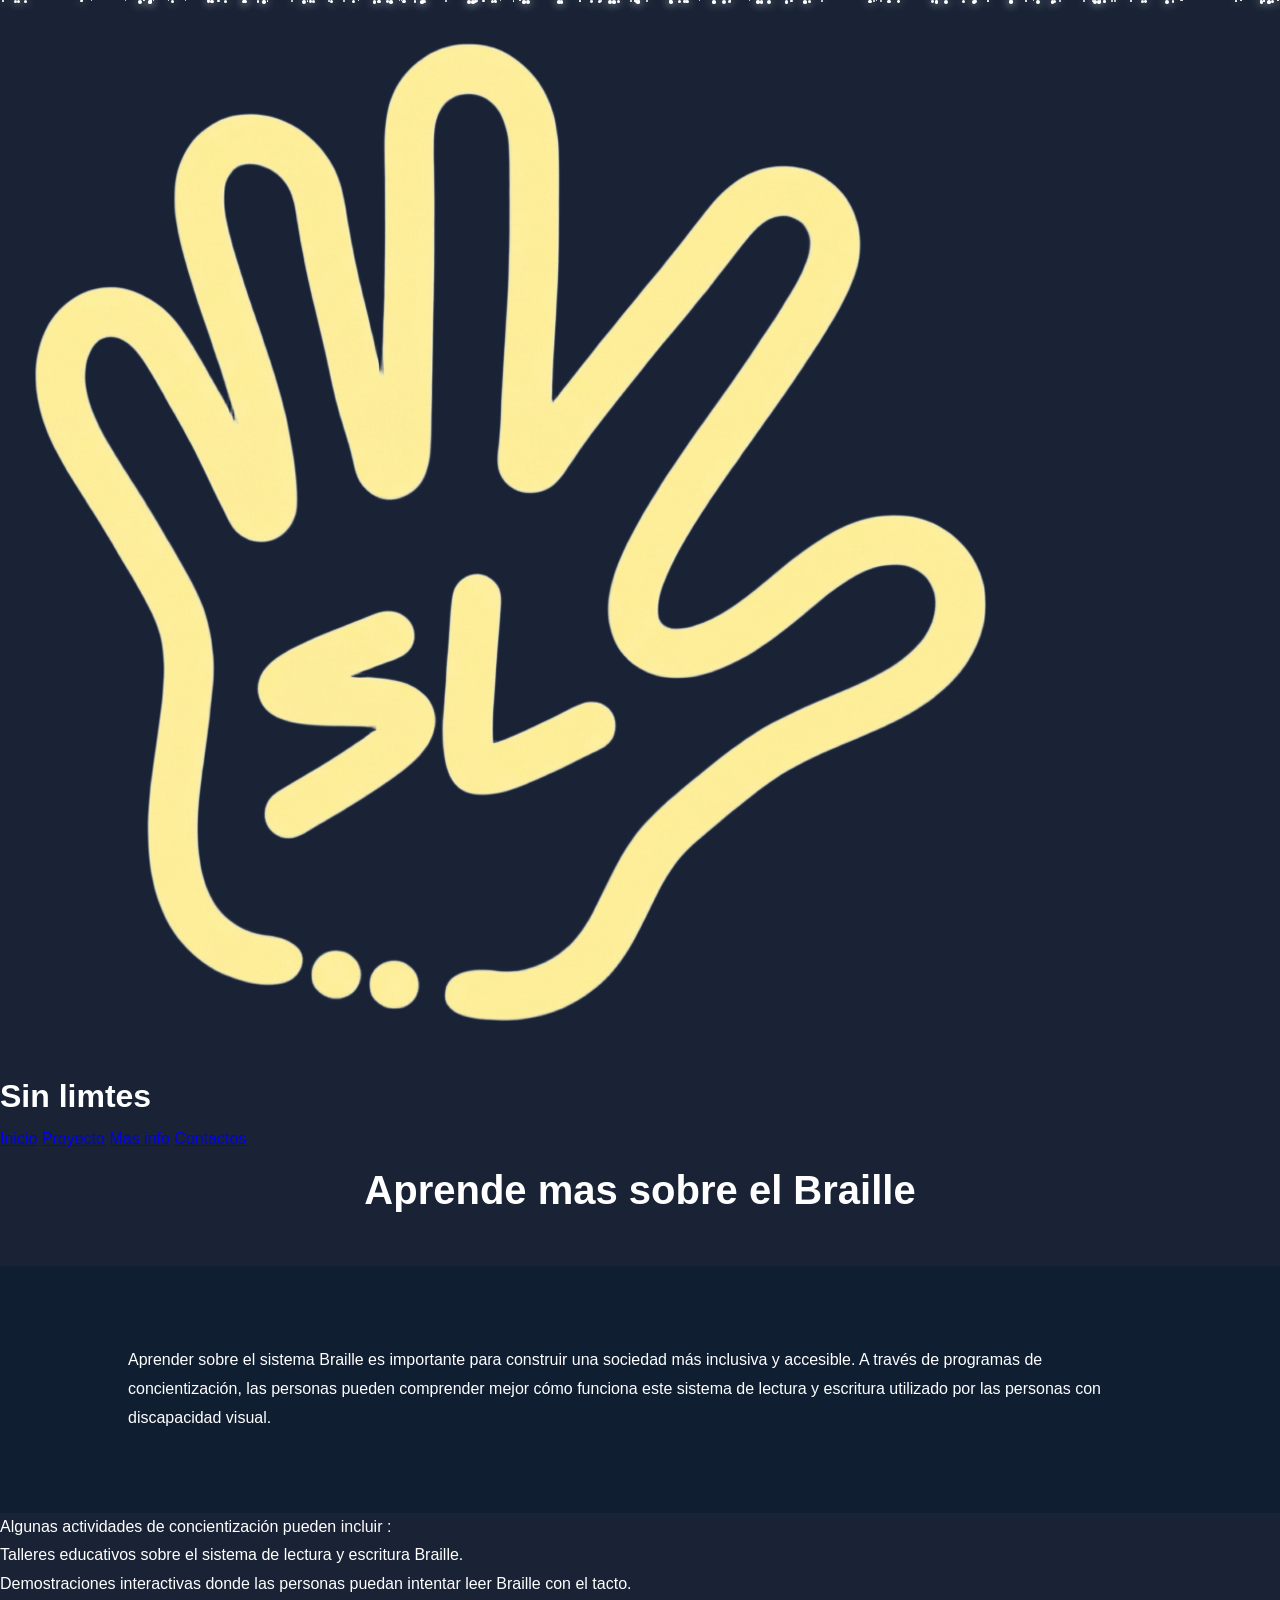
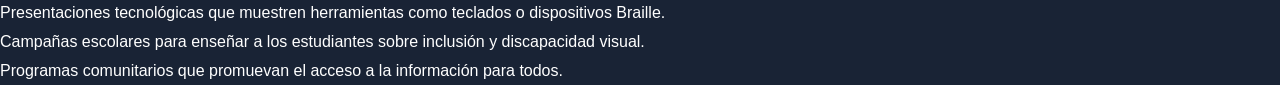
<file: aprendemas.html>
<!DOCTYPE html>
<html lang="en">
<head>
    <meta charset="UTF-8">
    <meta name="viewport" content="width=device-width, initial-scale=1.0">
    <title>Sin limites</title>
    <link rel="stylesheet" href="aprendemas.css">
    <link rel="stylesheet" href="https://cdnjs.cloudflare.com/ajax/libs/font-awesome/6.4.0/css/all.min.css">
</head>
<body>
    <header>
        <div class="logo">
            <img src="Logo Crea J Sin Limites amarillosinfondo.png" alt="logo">
            <h1>Sin limtes</h1>
        </div>
        <nav>
            <a href="index.html">Inicio</a>
        <a href="proyecto.html">Proyecto</a>
            <a href="Masinfo.html">Mas info</a>
            <a href="contactos.html">Contactos</a>
        </nav>
            <div class="estrellas" id="estrellas"></div>
    </header>
    <main>
        <section class="cabeza">
                <h1 class="titulo">
                    Aprende mas sobre el Braille
                </h1>
        </section>
        <section class="contenido">
            <div class="fila">
                <p class="parrafo">
                    Aprender sobre el sistema Braille es importante para construir una sociedad más inclusiva y accesible. A través de programas de concientización, las personas pueden comprender mejor cómo funciona este sistema de lectura y escritura utilizado por las personas con discapacidad visual.
                </p>
            </div>
        </section>
        <section class="antesfila">
            <p class="antesfila">
                Algunas actividades de concientización pueden incluir :
            </p>
        </section>
        <section class="contenido1">
            <div class="lista">
                <ul class="lista">
                    <li>Talleres educativos sobre el sistema de lectura y escritura Braille.</li>
                    <li>Demostraciones interactivas donde las personas puedan intentar leer Braille con el tacto.</li>
                    <li>Presentaciones tecnológicas que muestren herramientas como teclados o dispositivos Braille.</li>
                    <li>Campañas escolares para enseñar a los estudiantes sobre inclusión y discapacidad visual.</li>
                    <li>Programas comunitarios que promuevan el acceso a la información para todos.</li>
                </ul>
            </div>
        </section>
    </main>
    <script>
        window.addEventListener('DOMContentLoaded', () => {
    const cantidad = 150;
    const contenedor = document.getElementById("estrellas");
    if(contenedor) {
        for(let i=0; i<cantidad; i++){
            let estrella = document.createElement("div");
            estrella.classList.add("estrella");
            let size = Math.random()*3 + 1;
            estrella.style.width = size+"px";
            estrella.style.height = size+"px";
            estrella.style.left = Math.random()*100 + "%";
            estrella.style.animationDuration = (Math.random()*6 + 4)+"s";
            estrella.style.animationDelay = Math.random()*10 + "s";
            contenedor.appendChild(estrella);
        }
    }
});
    </script>
    </body>
</html>
</file>
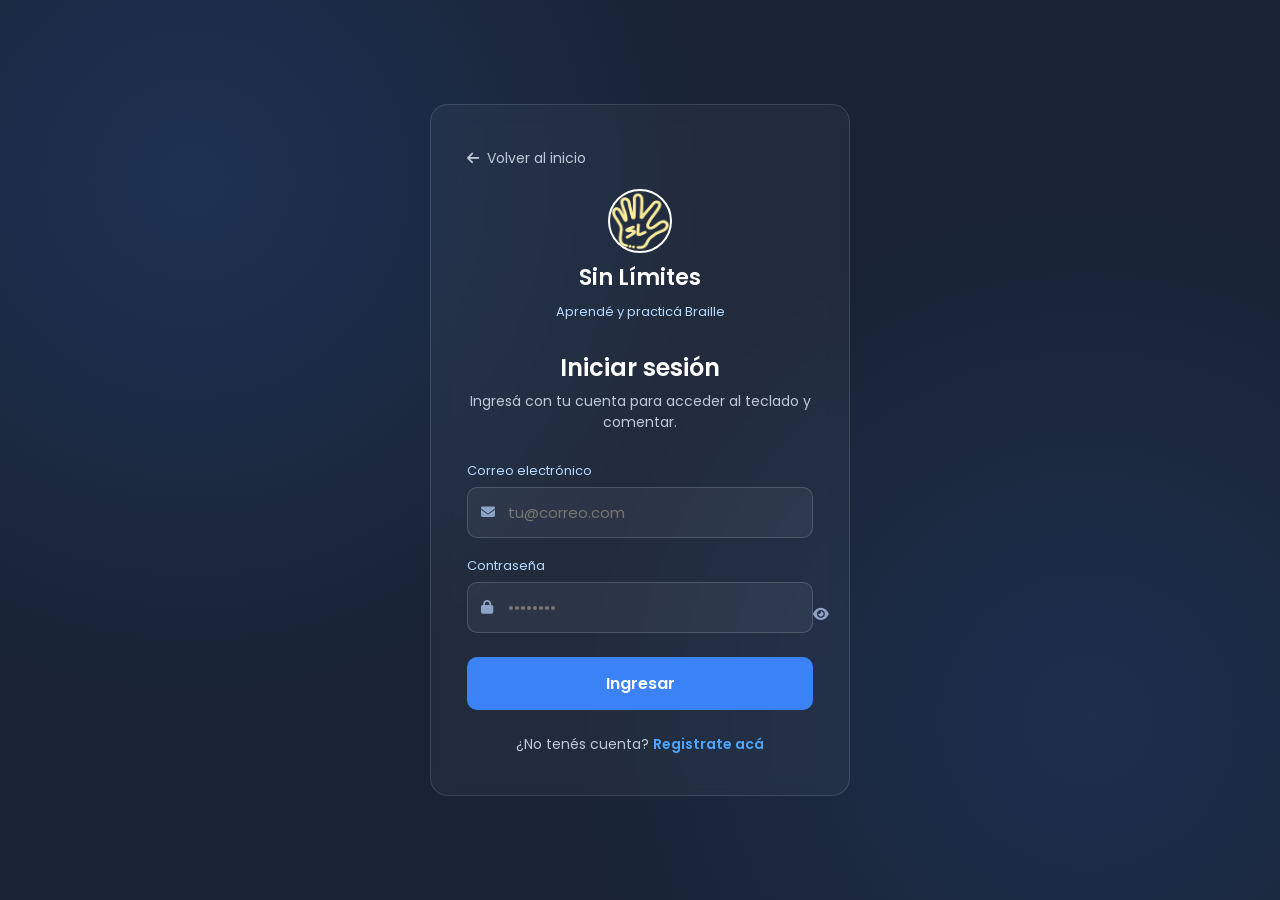
<file: Login.html>
<!DOCTYPE html>
<html lang="es">
<head>
<meta charset="UTF-8">
<meta name="viewport" content="width=device-width, initial-scale=1.0">
<title>Iniciar sesión — Sin Límites</title>
<link rel="stylesheet" href="https://cdnjs.cloudflare.com/ajax/libs/font-awesome/6.4.0/css/all.min.css">
<link rel="preconnect" href="https://fonts.googleapis.com">
<link rel="stylesheet" href="headerfooter.css">
<link rel="stylesheet" href="auth.css">
<link href="https://fonts.googleapis.com/css2?family=Poppins:wght@400;500;600;700&display=swap" rel="stylesheet">
</head>
<body>

<div class="auth-page">
  <div class="auth-card">

    <a href="Inicio.html" class="auth-back"><i class="fas fa-arrow-left"></i> Volver al inicio</a>

    <div class="auth-logo">
      <img src="Logo Crea J Sin Limites amarillosinfondo.png" alt="Logo">
      <h1>Sin Límites</h1>
      <span>Aprendé y practicá Braille</span>
    </div>

    <h2>Iniciar sesión</h2>
    <p class="auth-sub">Ingresá con tu cuenta para acceder al teclado y comentar.</p>

    <div class="auth-error" id="loginError"></div>

    <form class="auth-form" id="loginForm">
      <div class="auth-field">
        <label for="loginEmail">Correo electrónico</label>
        <div class="auth-input-wrap">
          <i class="fas fa-envelope"></i>
          <input type="email" id="loginEmail" placeholder="tu@correo.com" required>
        </div>
      </div>

      <div class="auth-field">
        <label for="loginPassword">Contraseña</label>
        <div class="auth-input-wrap">
          <i class="fas fa-lock"></i>
          <input type="password" id="loginPassword" placeholder="••••••••" required>
          <button type="button" class="toggle-pass" data-target="loginPassword"><i class="fas fa-eye"></i></button>
        </div>
      </div>

      <button type="submit" class="auth-submit">Ingresar</button>
    </form>

    <p class="auth-switch">¿No tenés cuenta? <a href="registro.html">Registrate acá</a></p>
  </div>
</div>

<script src="auth.js"></script>
<script>
  // si ya hay sesión iniciada, no tiene sentido mostrar el login
  if(usuarioActual()){
    window.location.href = "teclado.html";
  }

  document.querySelectorAll(".toggle-pass").forEach(function(btn){
    btn.addEventListener("click", function(){
      const input = document.getElementById(btn.dataset.target);
      const icon = btn.querySelector("i");
      const esPassword = input.type === "password";
      input.type = esPassword ? "text" : "password";
      icon.classList.toggle("fa-eye");
      icon.classList.toggle("fa-eye-slash");
    });
  });

  const loginForm = document.getElementById("loginForm");
  const loginError = document.getElementById("loginError");

  loginForm.addEventListener("submit", async function(e){
    e.preventDefault();
    loginError.classList.remove("activo");

    const email = document.getElementById("loginEmail").value;
    const password = document.getElementById("loginPassword").value;

    const resultado = await iniciarSesion(email, password);

    if(!resultado.ok){
      loginError.textContent = resultado.error;
      loginError.classList.add("activo");
      return;
    }

    const destino = sessionStorage.getItem("sinlimites_redirect") || "teclado.html";
    sessionStorage.removeItem("sinlimites_redirect");
    window.location.href = destino;
  });
</script>

</body>
</html>
</file>
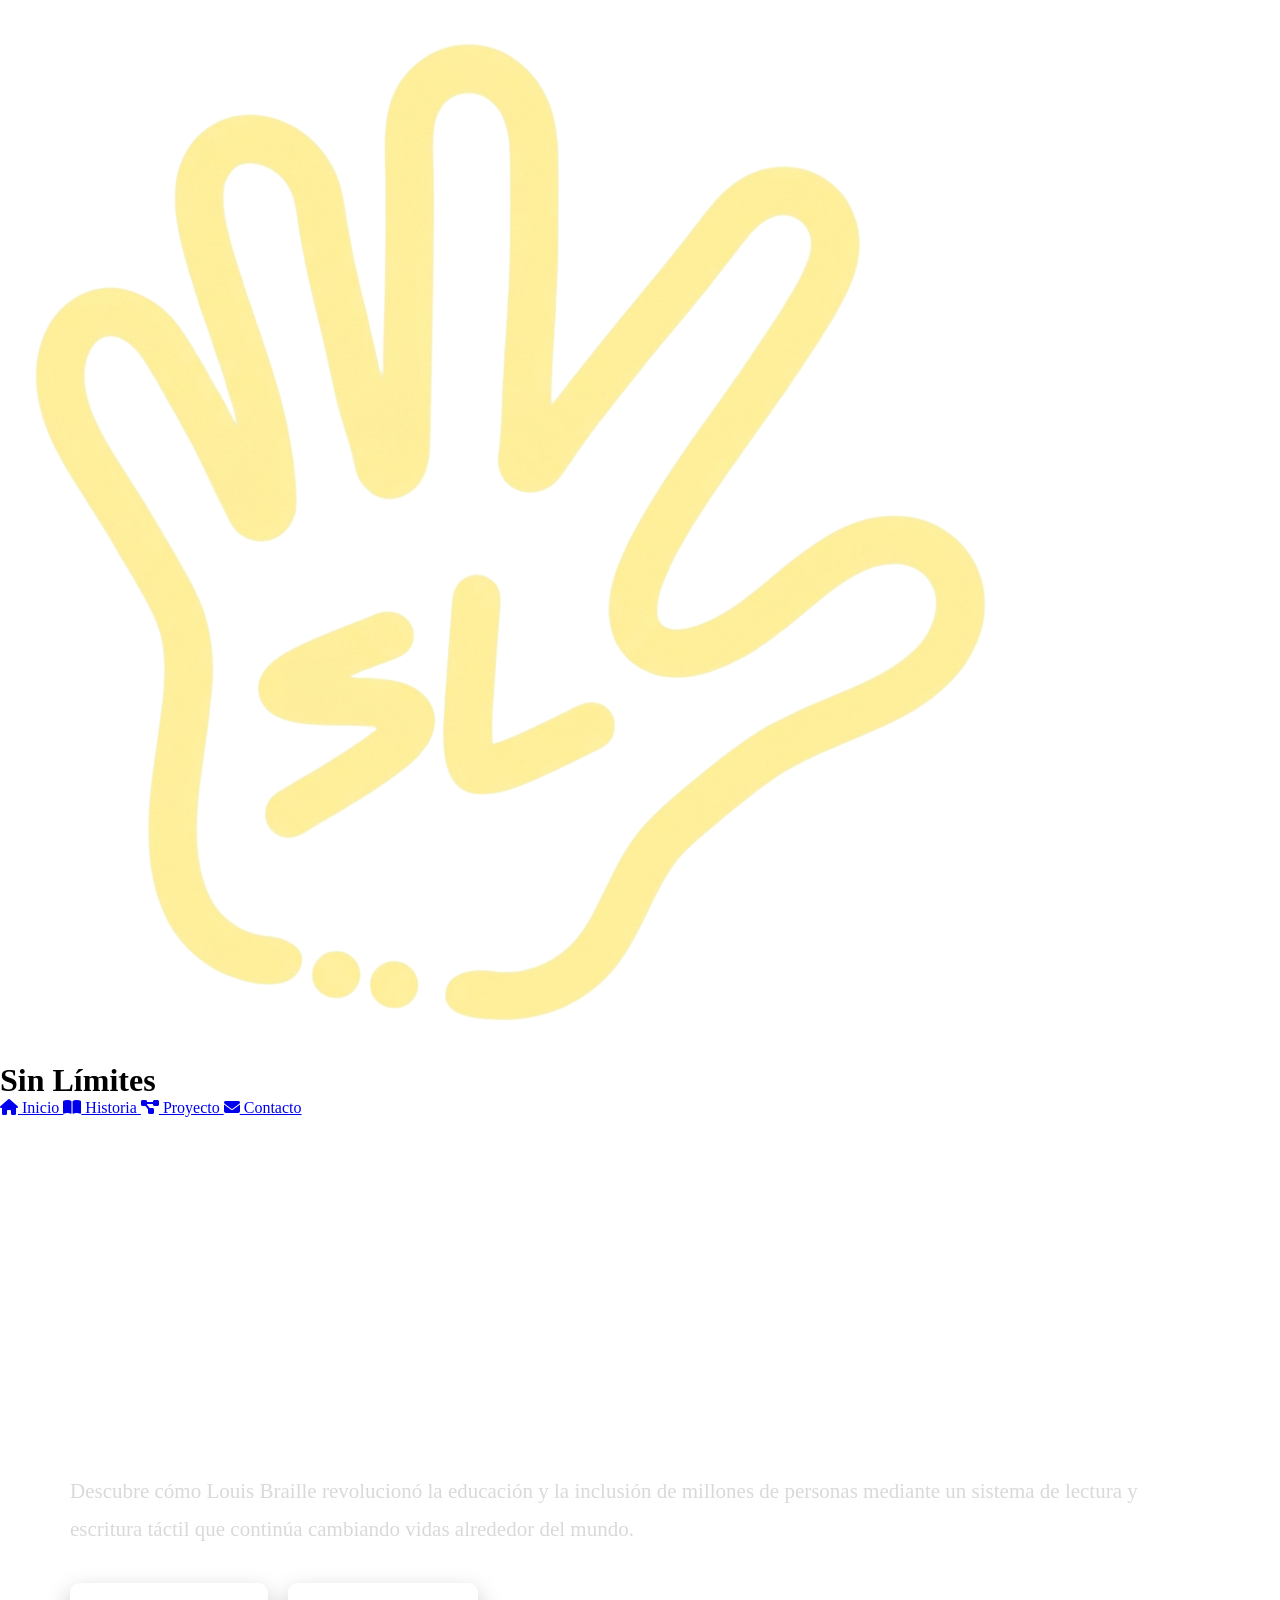
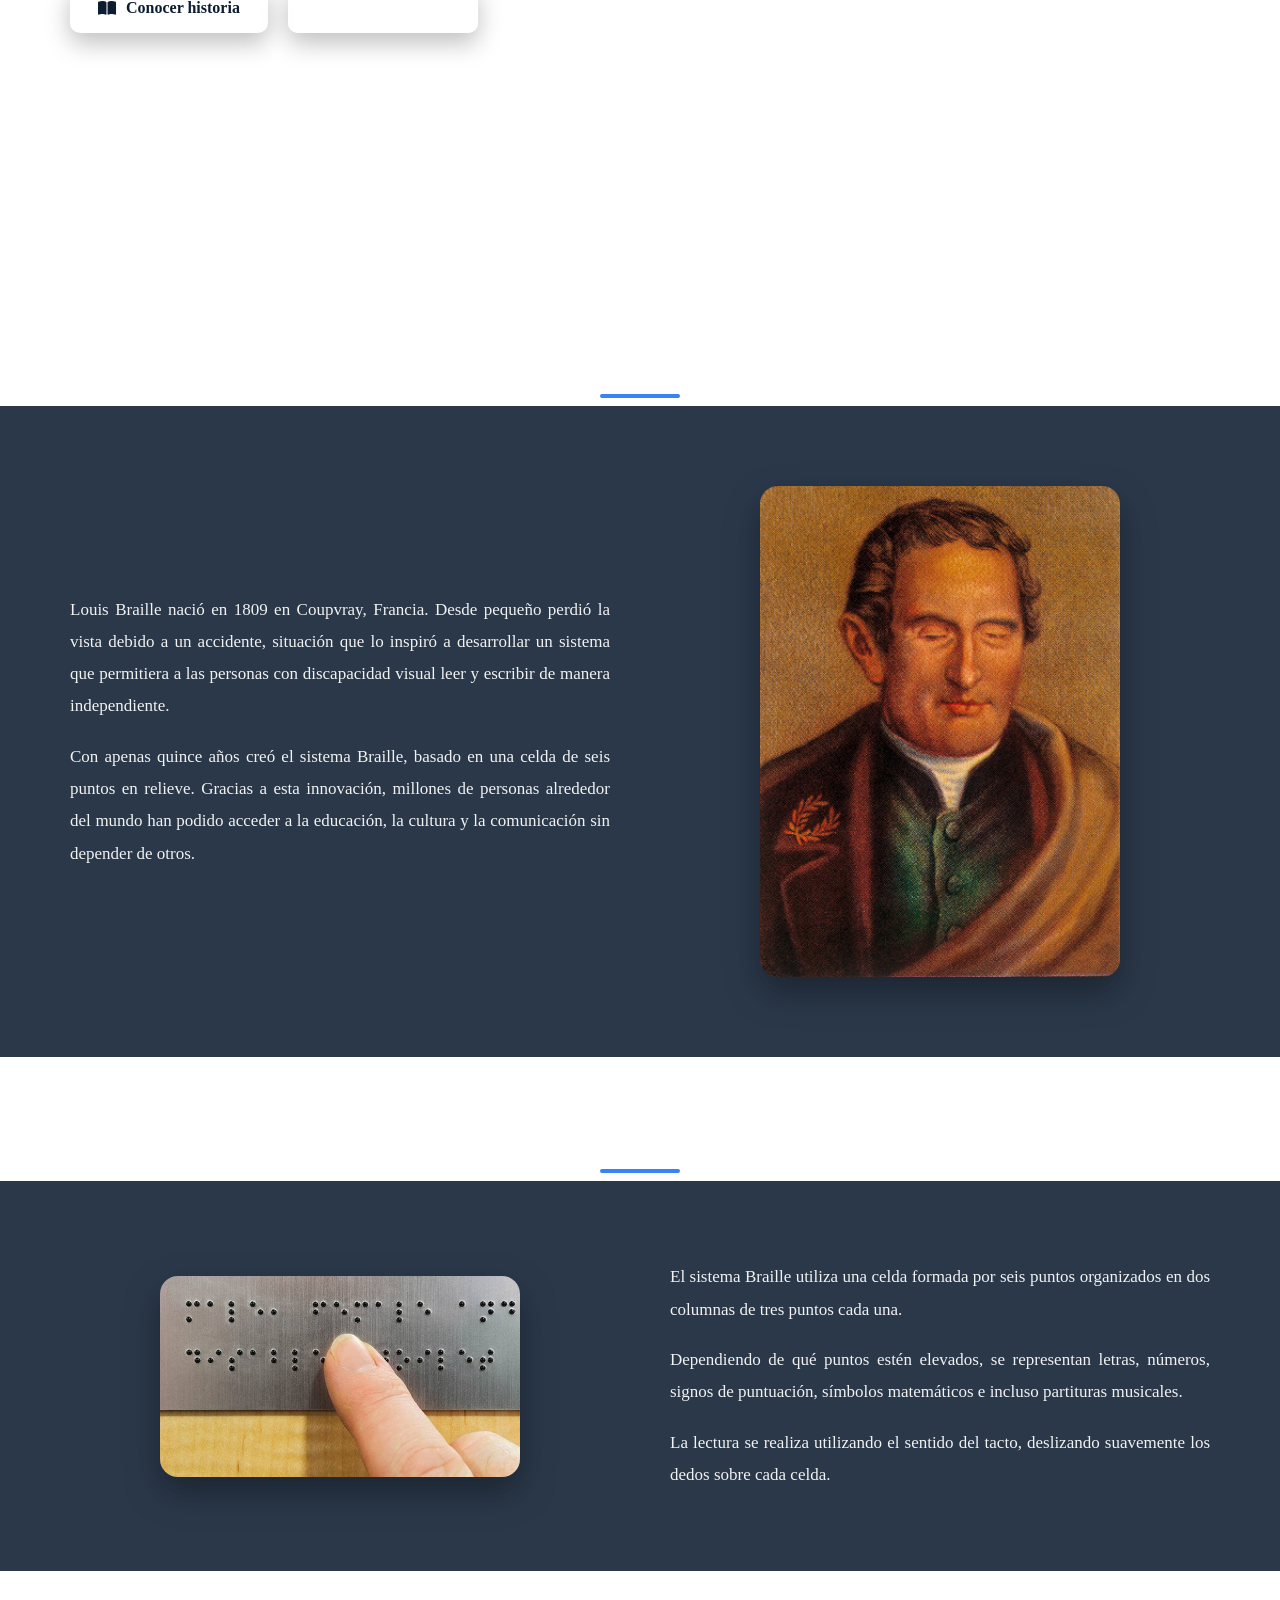
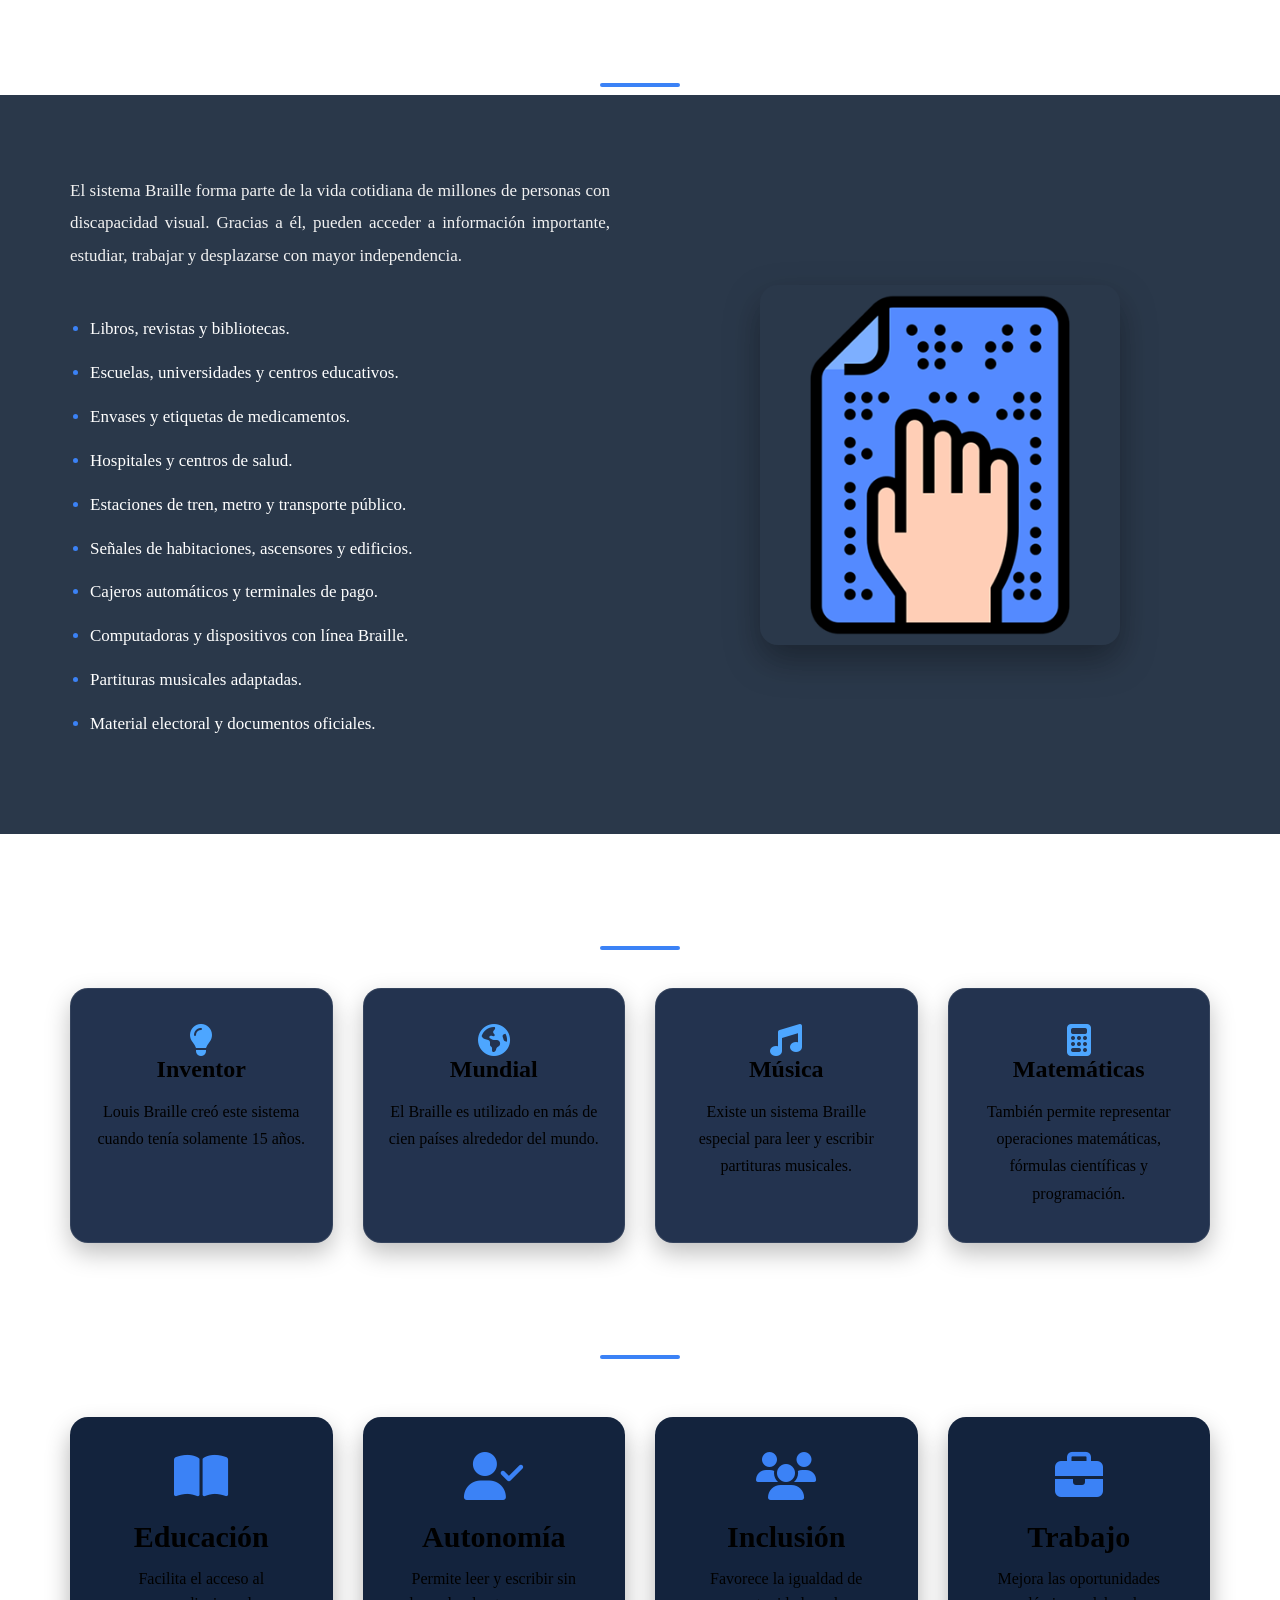
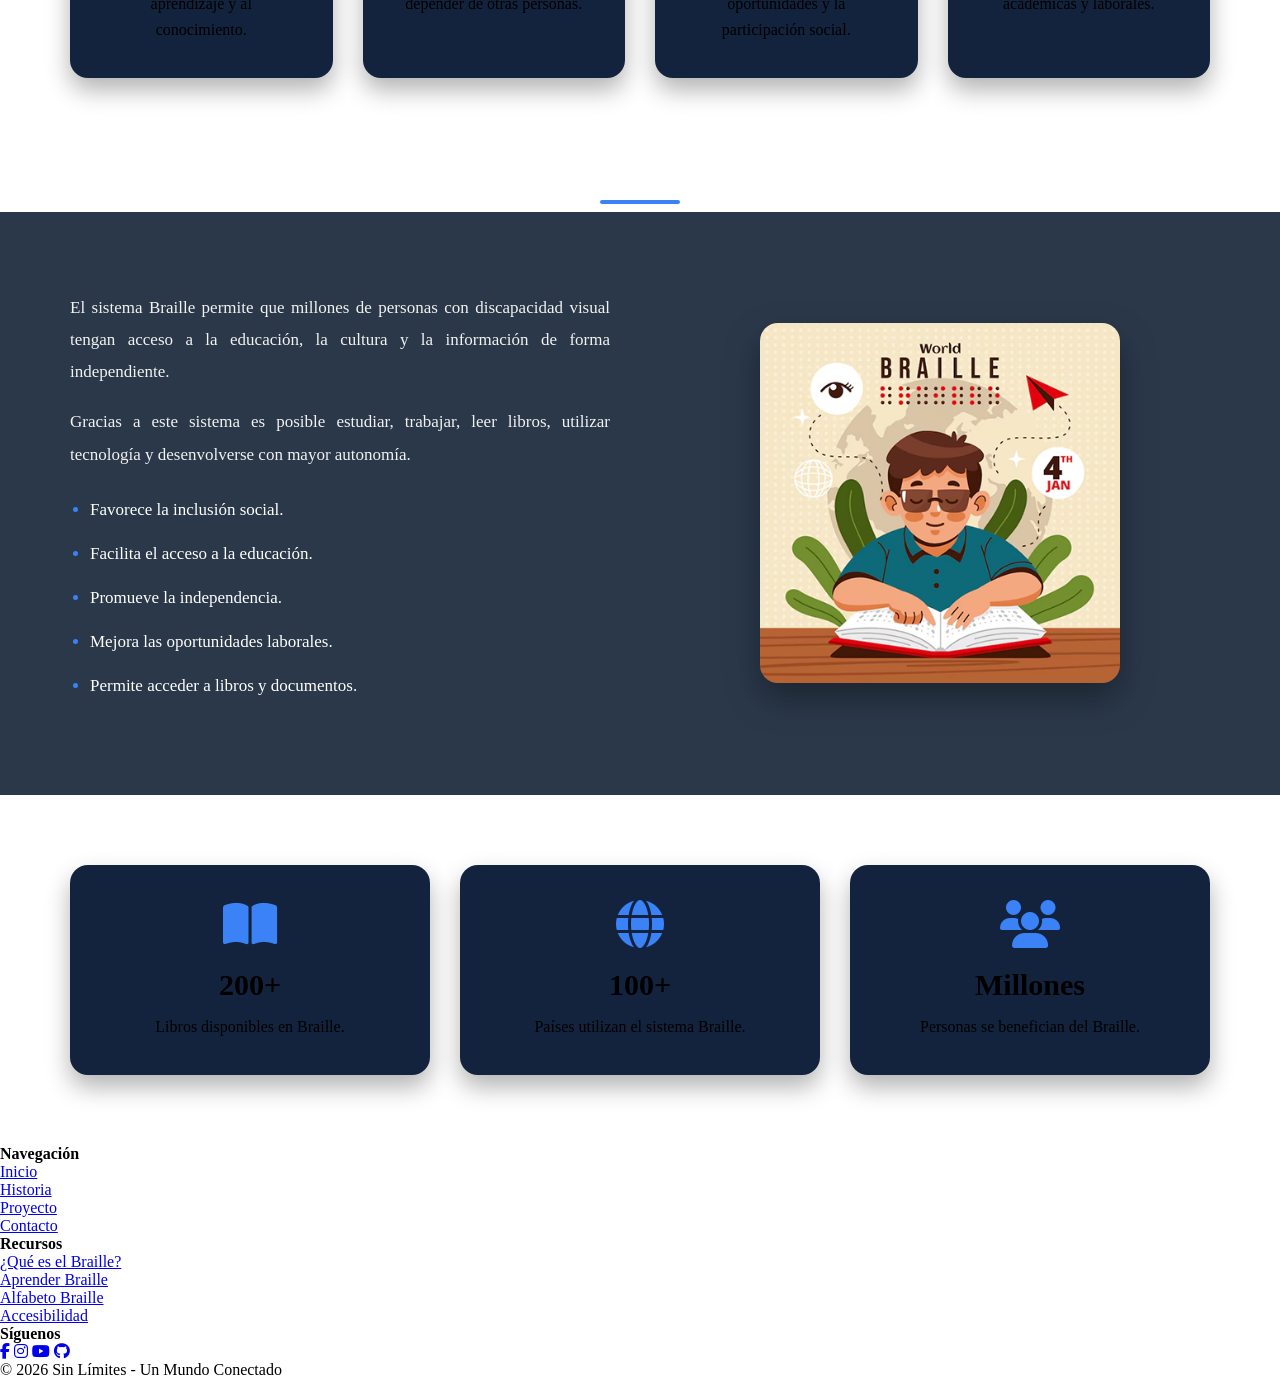
<file: Masinfo.html>
<!DOCTYPE html>
<html lang="es">
<head>
    <meta charset="UTF-8">
    <meta name="viewport" content="width=device-width, initial-scale=1.0">
    <title>Sin Límites | Historia del Braille</title>
    <link rel="stylesheet" href="masinfocss.css">
    <link rel="stylesheet"
        href="https://cdnjs.cloudflare.com/ajax/libs/font-awesome/6.4.0/css/all.min.css">
</head>
<body>
    <div class="estrellas" id="estrellas"></div>
    <header class="header">
        <div class="logo">
            <a href="index.html">
                <img src="Logo Crea J Sin Limites amarillosinfondo.png" alt="Logo Sin Límites">
            </a>
            <div class="logo-texto">
                <h1>Sin Límites</h1>
            </div>
        </div>
        <nav class="menu">
            <a href="index.html">
                <i class="fas fa-house"></i>
                Inicio
            </a>
            <a href="Mas info.html" class="activo">
                <i class="fas fa-book-open"></i>
                Historia
            </a>
            <a href="proyecto.html">
                <i class="fas fa-diagram-project"></i>
                Proyecto
            </a>
            <a href="contactos.html">
                <i class="fas fa-envelope"></i>
                Contacto
            </a>
        </nav>
    </header>
    <section class="hero">
    <div class="hero-contenido">
        <div class="hero-texto">
            <h1>Historia del Sistema Braille</h1>
            <p>
                Descubre cómo Louis Braille revolucionó la educación y la
                inclusión de millones de personas mediante un sistema de
                lectura y escritura táctil que continúa cambiando vidas
                alrededor del mundo.
            </p>
            <div class="hero-botones">
                <a href="#historia" class="btn btn-principal">
                    <i class="fas fa-book-open"></i>
                    Conocer historia
                </a>
                <a href="index.html" class="btn btn-secundario">
                    <i class="fas fa-house"></i>
                    Volver al inicio
                </a>
            </div>
        </div>
        <div class="hero-imagen">
        </div>
    </div>
</section>
    <main>
        <section class="seccion-titulo" id="historia">
            <h2>
                Historia del Braille
            </h2>
        </section>
        <section class="contenido">
            <div class="fila">
                <div class="texto">
                    <p>
                        Louis Braille nació en 1809 en Coupvray, Francia.
                        Desde pequeño perdió la vista debido a un accidente,
                        situación que lo inspiró a desarrollar un sistema que
                        permitiera a las personas con discapacidad visual leer y
                        escribir de manera independiente.
                    </p>
                    <br>
                    <p>
                        Con apenas quince años creó el sistema Braille,
                        basado en una celda de seis puntos en relieve.
                        Gracias a esta innovación, millones de personas
                        alrededor del mundo han podido acceder a la educación,
                        la cultura y la comunicación sin depender de otros.
                    </p>
                </div>
                <div class="imagen">
                    <img src="image 6.png"alt="Louis Braille">
                </div>
            </div>
        </section>
        <section class="seccion-titulo">
            <h2>
                ¿Cómo funciona el Braille?
            </h2>
        </section>
        <section class="contenido">
            <div class="fila">
                <div class="imagen">
                    <img src="image 7.png" alt="Sistema Braille">
                </div>
                <div class="texto">
                    <p>
                        El sistema Braille utiliza una celda formada por
                        seis puntos organizados en dos columnas de tres
                        puntos cada una.
                    </p>
                    <br>
                    <p>
                        Dependiendo de qué puntos estén elevados,
                        se representan letras, números,
                        signos de puntuación, símbolos matemáticos
                        e incluso partituras musicales.
                    </p>
                    <br>
                    <p>
                        La lectura se realiza utilizando el sentido
                        del tacto, deslizando suavemente los dedos
                        sobre cada celda.
                    </p>
                </div>
            </div>
        </section>
<section class="seccion-titulo">
    <h2>
        ¿Dónde se utiliza el Braille?
    </h2>
</section>
<section class="contenido">
    <div class="fila">
        <div class="texto">
            <p>
                El sistema Braille forma parte de la vida cotidiana de millones
                de personas con discapacidad visual. Gracias a él, pueden acceder
                a información importante, estudiar, trabajar y desplazarse con
                mayor independencia.
            </p>
            <br>
            <ul class="lista">
                <li> Libros, revistas y bibliotecas.</li>
                <li> Escuelas, universidades y centros educativos.</li>
                <li> Envases y etiquetas de medicamentos.</li>
                <li> Hospitales y centros de salud.</li>
                <li> Estaciones de tren, metro y transporte público.</li>
                <li> Señales de habitaciones, ascensores y edificios.</li>
                <li>Cajeros automáticos y terminales de pago.</li>
                <li> Computadoras y dispositivos con línea Braille.</li>
                <li> Partituras musicales adaptadas.</li>
                <li> Material electoral y documentos oficiales.</li>
            </ul>
        </div>
        <div class="imagen">
            <img src="image 9.png" alt="Uso del sistema Braille">
        </div>
    </div>
</section>
<section class="seccion-titulo">
    <h2>
        Datos Curiosos
    </h2>
</section>
<section class="cards">
    <div class="card">
        <i class="fas fa-lightbulb"></i>
        <h3>
            Inventor
        </h3>
        <p>
            Louis Braille creó este sistema cuando tenía solamente
            15 años.
        </p>
    </div>
    <div class="card">
        <i class="fas fa-globe-americas"></i>
        <h3>
            Mundial
        </h3>
        <p>
            El Braille es utilizado en más de cien países alrededor
            del mundo.
        </p>
    </div>
    <div class="card">
        <i class="fas fa-music"></i>
        <h3>
            Música
        </h3>
        <p>
            Existe un sistema Braille especial para leer y escribir
            partituras musicales.
        </p>
    </div>
    <div class="card">
        <i class="fas fa-calculator"></i>
        <h3>
            Matemáticas
        </h3>
        <p>
            También permite representar operaciones matemáticas,
            fórmulas científicas y programación.
        </p>
    </div>
</section>
<section class="seccion-titulo">
    <h2>
        Beneficios del Sistema Braille
    </h2>
</section>
<section class="estadisticas">
    <div class="estadistica">
        <i class="fas fa-book-open"></i>
        <h2>Educación</h2>
        <p>
            Facilita el acceso al aprendizaje y al conocimiento.
        </p>
    </div>
    <div class="estadistica">
        <i class="fas fa-user-check"></i>
        <h2>Autonomía</h2>
        <p>
            Permite leer y escribir sin depender de otras personas.
        </p>
    </div>
    <div class="estadistica">
        <i class="fas fa-users"></i>
        <h2>Inclusión</h2>
        <p>
            Favorece la igualdad de oportunidades y la participación social.
        </p>
    </div>
    <div class="estadistica">
        <i class="fas fa-briefcase"></i>
        <h2>Trabajo</h2>
        <p>
            Mejora las oportunidades académicas y laborales.
        </p>
    </div>
</section>
        <section class="seccion-titulo">
            <h2>
                Importancia del Braille
            </h2>
        </section>
        <section class="contenido">
            <div class="fila">
                <div class="texto">
                    <p>
                        El sistema Braille permite que millones de
                        personas con discapacidad visual tengan acceso
                        a la educación, la cultura y la información
                        de forma independiente.
                    </p>
                    <br>
                    <p>
                        Gracias a este sistema es posible estudiar,
                        trabajar, leer libros, utilizar tecnología
                        y desenvolverse con mayor autonomía.
                    </p>
                    <ul class="lista">
                        <li>Favorece la inclusión social.</li>
                        <li>Facilita el acceso a la educación.</li>
                        <li>Promueve la independencia.</li>
                        <li>Mejora las oportunidades laborales.</li>
                        <li>Permite acceder a libros y documentos.</li>
                    </ul>
                </div>
                <div class="imagen">
                    <img src="image 8.png"alt="Importancia del Braille">
                </div>
            </div>
        </section>
        <section class="estadisticas">
            <div class="estadistica">
                <i class="fas fa-book-open"></i>
                <h2>200+</h2>
                <p>Libros disponibles en Braille.</p>
            </div>
            <div class="estadistica">
                <i class="fas fa-globe"></i>
                <h2>100+</h2>
                <p>Países utilizan el sistema Braille.</p>
            </div>
            <div class="estadistica">
                <i class="fas fa-users"></i>
                <h2>Millones</h2>
                <p>Personas se benefician del Braille.</p>
            </div>
        </section>
            </main>
    <footer class="footer">
        <div class="contenedor">
            <div class="footer-row">
                <div class="footer-links">
                    <h4>Navegación</h4>
                    <ul>
                        <li><a href="index.html">Inicio</a></li>
                        <li><a href="Masinfo.html">Historia</a></li>
                        <li><a href="proyecto.html">Proyecto</a></li>
                        <li><a href="contactos.html">Contacto</a></li>
                    </ul>
                </div>
                <div class="footer-links">
                    <h4>Recursos</h4>
                    <ul>
                        <li><a href="#">¿Qué es el Braille?</a></li>
                        <li><a href="#">Aprender Braille</a></li>
                        <li><a href="#">Alfabeto Braille</a></li>
                        <li><a href="#">Accesibilidad</a></li>
                    </ul>
                </div>
                <div class="footer-links">
                    <h4>Síguenos</h4>
                    <div class="social-link">
                        <a href="#"><i class="fab fa-facebook-f"></i></a>
                        <a href="#"><i class="fab fa-instagram"></i></a>
                        <a href="#"><i class="fab fa-youtube"></i></a>
                        <a href="#"><i class="fab fa-github"></i></a>
                    </div>
                </div>
            </div>
            <div class="footer-copy">
                © 2026 Sin Límites - Un Mundo Conectado
            </div>
        </div>
    </footer>
    <script>
    window.addEventListener("DOMContentLoaded",()=>{
        const contenedor=document.getElementById("estrellas");
        if(!contenedor) return;
        const cantidad=200;
        for(let i=0;i<cantidad;i++){
            const estrella=document.createElement("span");
            estrella.classList.add("estrella");
            const tamaño=Math.random()*3+1;
            estrella.style.width=tamaño+"px";
            estrella.style.height=tamaño+"px";
            estrella.style.left=Math.random()*100+"%";
            estrella.style.top=(-Math.random()*100)+"px";
            estrella.style.animationDuration=(Math.random()*8+5)+"s";
            estrella.style.animationDelay=Math.random()*8+"s";
            contenedor.appendChild(estrella);
        }
    });
    </script>
</body>
</html>
</file>
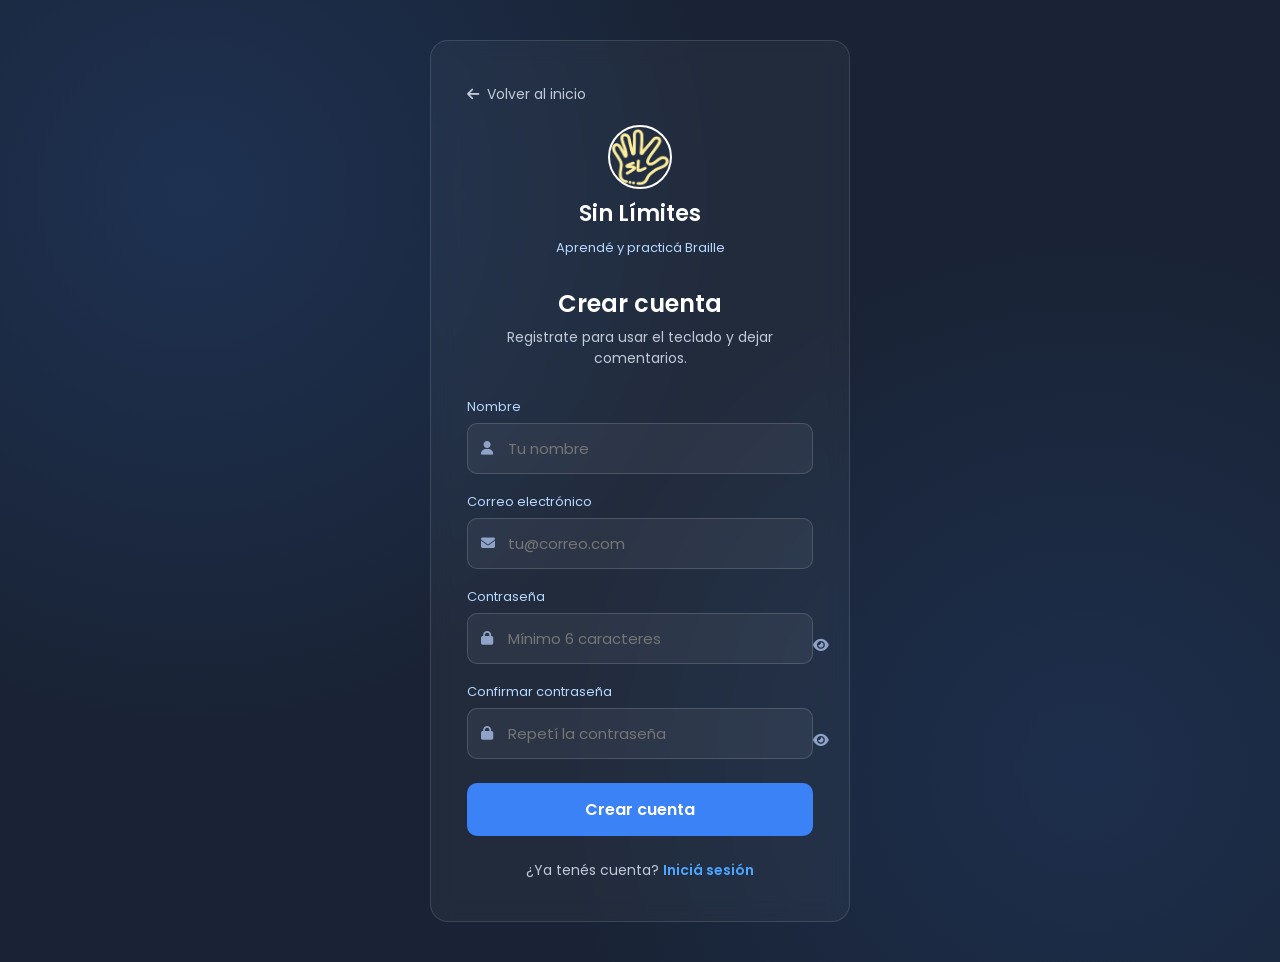
<file: Registro.html>
<!DOCTYPE html>
<html lang="es">
<head>
<meta charset="UTF-8">
<meta name="viewport" content="width=device-width, initial-scale=1.0">
<title>Crear cuenta — Sin Límites</title>
<link rel="stylesheet" href="https://cdnjs.cloudflare.com/ajax/libs/font-awesome/6.4.0/css/all.min.css">
<link rel="preconnect" href="https://fonts.googleapis.com">
<link rel="stylesheet" href="headerfooter.css">
<link rel="stylesheet" href="auth.css">
<link href="https://fonts.googleapis.com/css2?family=Poppins:wght@400;500;600;700&display=swap" rel="stylesheet">
</head>
<body>

<div class="auth-page">
  <div class="auth-card">

    <a href="Inicio.html" class="auth-back"><i class="fas fa-arrow-left"></i> Volver al inicio</a>

    <div class="auth-logo">
      <img src="Logo Crea J Sin Limites amarillosinfondo.png" alt="Logo">
      <h1>Sin Límites</h1>
      <span>Aprendé y practicá Braille</span>
    </div>

    <h2>Crear cuenta</h2>
    <p class="auth-sub">Registrate para usar el teclado y dejar comentarios.</p>

    <div class="auth-error" id="regError"></div>
    <div class="auth-success" id="regSuccess"></div>

    <form class="auth-form" id="regForm">
      <div class="auth-field">
        <label for="regNombre">Nombre</label>
        <div class="auth-input-wrap">
          <i class="fas fa-user"></i>
          <input type="text" id="regNombre" placeholder="Tu nombre" required>
        </div>
      </div>

      <div class="auth-field">
        <label for="regEmail">Correo electrónico</label>
        <div class="auth-input-wrap">
          <i class="fas fa-envelope"></i>
          <input type="email" id="regEmail" placeholder="tu@correo.com" required>
        </div>
      </div>

      <div class="auth-field">
        <label for="regPassword">Contraseña</label>
        <div class="auth-input-wrap">
          <i class="fas fa-lock"></i>
          <input type="password" id="regPassword" placeholder="Mínimo 6 caracteres" required>
          <button type="button" class="toggle-pass" data-target="regPassword"><i class="fas fa-eye"></i></button>
        </div>
      </div>

      <div class="auth-field">
        <label for="regPassword2">Confirmar contraseña</label>
        <div class="auth-input-wrap">
          <i class="fas fa-lock"></i>
          <input type="password" id="regPassword2" placeholder="Repetí la contraseña" required>
          <button type="button" class="toggle-pass" data-target="regPassword2"><i class="fas fa-eye"></i></button>
        </div>
      </div>

      <button type="submit" class="auth-submit">Crear cuenta</button>
    </form>

    <p class="auth-switch">¿Ya tenés cuenta? <a href="login.html">Iniciá sesión</a></p>
  </div>
</div>

<script src="auth.js"></script>
<script>
  if(usuarioActual()){
    window.location.href = "teclado.html";
  }

  document.querySelectorAll(".toggle-pass").forEach(function(btn){
    btn.addEventListener("click", function(){
      const input = document.getElementById(btn.dataset.target);
      const icon = btn.querySelector("i");
      const esPassword = input.type === "password";
      input.type = esPassword ? "text" : "password";
      icon.classList.toggle("fa-eye");
      icon.classList.toggle("fa-eye-slash");
    });
  });

  const regForm = document.getElementById("regForm");
  const regError = document.getElementById("regError");
  const regSuccess = document.getElementById("regSuccess");

  regForm.addEventListener("submit", async function(e){
    e.preventDefault();
    regError.classList.remove("activo");
    regSuccess.classList.remove("activo");

    const nombre = document.getElementById("regNombre").value;
    const email = document.getElementById("regEmail").value;
    const password = document.getElementById("regPassword").value;
    const password2 = document.getElementById("regPassword2").value;

    if(password !== password2){
      regError.textContent = "Las contraseñas no coinciden.";
      regError.classList.add("activo");
      return;
    }

    const resultado = await registrarUsuario(nombre, email, password);

    if(!resultado.ok){
      regError.textContent = resultado.error;
      regError.classList.add("activo");
      return;
    }

    regSuccess.textContent = "Cuenta creada. Ya podés iniciar sesión.";
    regSuccess.classList.add("activo");
    regForm.reset();

    setTimeout(function(){
      window.location.href = "login.html";
    }, 1200);
  });
</script>

</body>
</html>
</file>
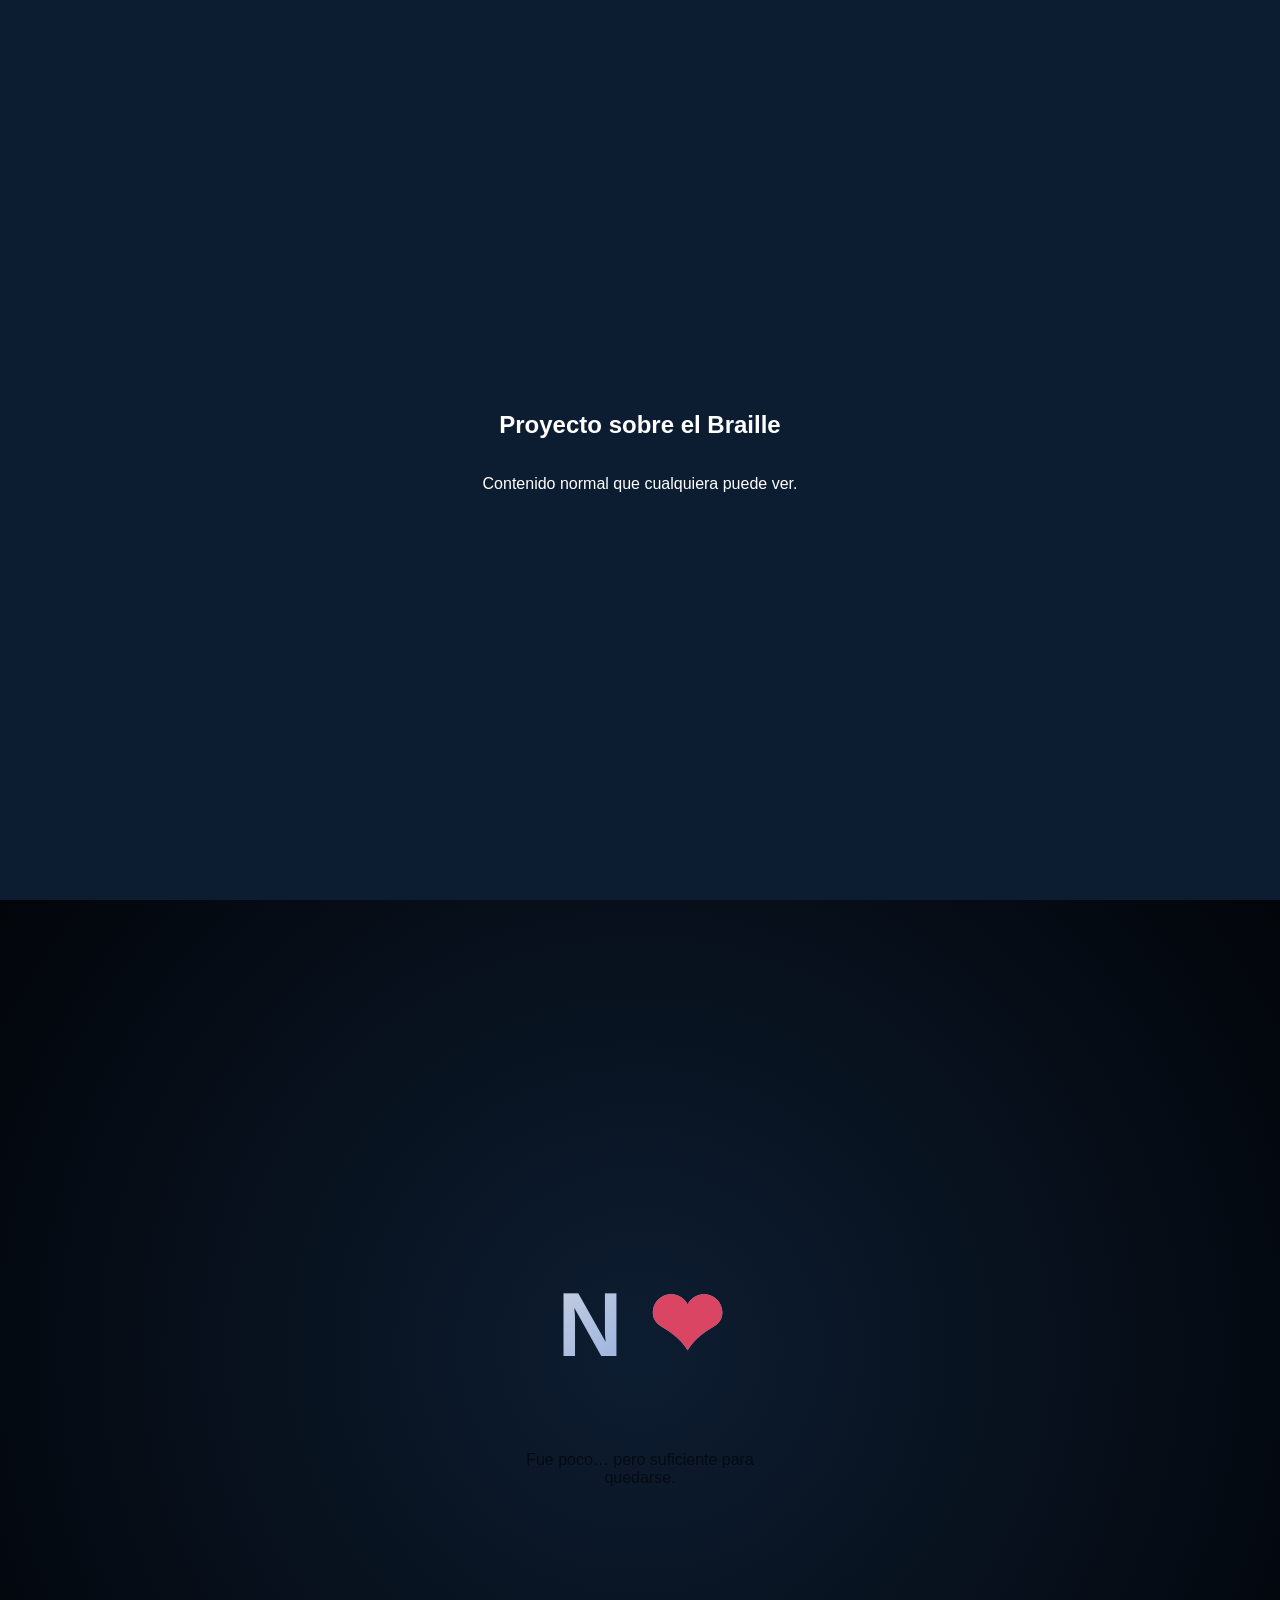
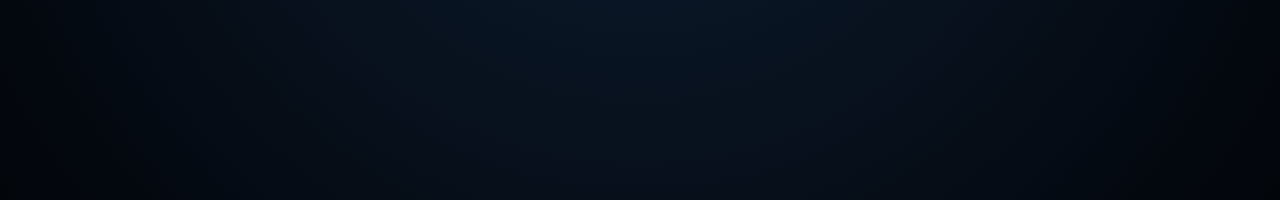
<file: nosea/prueba.html>
<!DOCTYPE html>
<html lang="es">
<head>
    <meta charset="UTF-8">
    <title>Proyecto</title>
    <link rel="stylesheet" href="prueba.css">
</head>

<body>

    <!-- LINK SECRETO -->
    <a href="#secreto" class="link-secreto">.</a>

    <!-- PÁGINA NORMAL -->
    <section class="normal">
        <h1>Proyecto sobre el Braille</h1>
        <p>Contenido normal que cualquiera puede ver.</p>
    </section>

    <!-- PÁGINA SECRETA -->
    <section id="secreto" class="secreto">
        <div class="contenido-secreto">
            <h1>N <span>❤</span></h1>
            <p>Fue poco… pero suficiente para quedarse.</p>
        </div>
    </section>

</body>
</html>
</file>
<file: aprendemas.css>
/*====================================
RESET
====================================*/

*{
    margin:0;
    padding:0;
    box-sizing:border-box;
}

html{
    scroll-behavior:smooth;
}

body{
    font-family:"Poppins",sans-serif;
    font-weight:500;
    background:#192335;
    color:white;
    overflow-x:hidden;
    line-height:1.8;
}


/*====================================
ESTRELLAS
====================================*/

.estrellas{
    position:fixed;
    inset:0;
    overflow:hidden;
    pointer-events:none;
    z-index:-1;
}


.estrella{
    position:absolute;
    background:white;
    border-radius:50%;
    box-shadow:0 0 10px white;
    animation:caer linear infinite;
}


@keyframes caer{

    0%{
        transform:translateY(-120px);
        opacity:0;
    }

    10%{
        opacity:1;
    }

    90%{
        opacity:1;
    }

    100%{
        transform:translateY(100vh);
        opacity:0;
    }
}


/*====================================
HERO
====================================*/

.hero{
    min-height:85vh;
    display:flex;
    align-items:center;
    justify-content:center;
    gap:50px;
    padding:80px 10%;
}


.hero-texto{
    max-width:600px;
}

/* etiqueta chica arriba del h1 del hero */
.hero-tag{
    display:inline-block;
    background:rgba(59,130,246,.15);
    color:#8ec4ff;
    padding:6px 16px;
    border-radius:20px;
    font-size:13px;
    font-weight:600;
    letter-spacing:.5px;
    margin-bottom:18px;
    border:1px solid rgba(59,130,246,.3);
}


.hero-texto h1{
    font-size:48px;
    line-height:1.2;
    margin-bottom:25px;
}


.hero-texto p{
    font-size:19px;
    color:#e5e7eb;
    text-align:justify;
}


.hero-imagen{
    flex-shrink:0;
}

.hero-imagen img{
    width:400px;
    max-width:100%;
    border-radius:25px;
    box-shadow:0 20px 40px rgba(0,0,0,.4);
}


/*====================================
BOTONES
====================================*/

.hero-botones{
    margin-top:35px;
    display:flex;
    gap:20px;
    flex-wrap:wrap;
}


.btn{
    padding:13px 25px;
    border-radius:12px;
    text-decoration:none;
    color:white;
    transition:.3s;
    display:inline-flex;
    align-items:center;
    gap:8px;
}


.btn-principal{
    background:#3b82f6;
}


.btn-secundario{
    border:2px solid #3b82f6;
}


.btn:hover{
    transform:translateY(-5px);
}


/*====================================
CONTENIDO
====================================*/

.contenido{
    padding:80px 10%;
    background:rgba(13,29,49,.8);
}


.fila{
    max-width:1200px;
    margin:auto;
    display:flex;
    align-items:center;
    justify-content:center;
    gap:50px;
}


.texto{
    flex:1;
}


.texto h2{
    font-size:35px;
    margin-bottom:20px;
}


.texto p{
    font-size:18px;
    color:#f1f5f9;
    text-align:justify;
}


.imagen{
    flex:1;
    display:flex;
    justify-content:center;
}

.imagen img{
    width:380px;
    max-width:100%;
    border-radius:20px;
    box-shadow:0 15px 35px rgba(0,0,0,.35);
}


/*====================================
DATOS / ESTADISTICAS
====================================*/

.estadisticas{
    padding:70px 10%;
    background:#0d1d31;
    display:flex;
    justify-content:center;
    flex-wrap:wrap;
    gap:40px;
    text-align:center;
}

.estadistica{
    flex:1;
    min-width:170px;
}

.estadistica i{
    font-size:30px;
    color:#3b82f6;
    margin-bottom:14px;
    display:block;
}

.estadistica h3{
    font-size:32px;
    margin-bottom:8px;
}

.estadistica p{
    color:#c9d3e0;
    font-size:15px;
}


/*====================================
ICONOS EN CIRCULO (cards y beneficios)
====================================*/

.icono-circulo{
    width:60px;
    height:60px;
    border-radius:50%;
    background:rgba(59,130,246,.15);
    display:flex;
    align-items:center;
    justify-content:center;
    flex-shrink:0;
}

.card .icono-circulo{
    margin:0 auto 20px;
}

.card .icono-circulo i{
    margin-bottom:0;
}


/*====================================
CARDS
====================================*/

.cards{
    padding:80px 10%;
    display:flex;
    justify-content:center;
    gap:30px;
    flex-wrap:wrap;
}


.card{
    background:#0d1d31;
    width:320px;
    padding:35px;
    text-align:center;
    border-radius:20px;
    box-shadow:0 15px 35px rgba(0,0,0,.35);
    transition:.3s;
}


.card:hover{
    transform:translateY(-10px);
    box-shadow:0 20px 45px rgba(59,130,246,.3);
}


.card i{
    font-size:26px;
    color:#3b82f6;
    margin-bottom:20px;
}


.card h3{
    font-size:25px;
    margin-bottom:15px;
}


.card p{
    color:#ddd;
}


/*====================================
CITA
====================================*/

.cita{
    padding:90px 15%;
    text-align:center;
}

.cita i{
    font-size:28px;
    color:#3b82f6;
    opacity:.6;
    margin-bottom:20px;
    display:block;
}

.cita blockquote{
    font-size:26px;
    font-style:italic;
    max-width:800px;
    margin:0 auto 20px;
    line-height:1.5;
    color:#f1f5f9;
}

.cita cite{
    color:#8ea3c7;
    font-size:15px;
    font-style:normal;
}


/*====================================
BENEFICIOS
====================================*/

.beneficios{
    padding:80px 10%;
    background:#0d1d31;
}


.titulo{
    text-align:center;
    font-size:40px;
    margin-bottom:40px;
}


.lista-beneficios{
    max-width:950px;
    margin:auto;
    display:grid;
    grid-template-columns:1fr 1fr;
    gap:18px;
}

.lista-beneficios .beneficio:last-child{
    grid-column:1 / -1;
}


.beneficio{
    display:flex;
    align-items:center;
    gap:20px;
    padding:20px;
    background:#192335;
    border-radius:15px;
    transition:.3s;
}

.beneficio:hover{
    transform:translateY(-4px);
}


.beneficio i{
    color:#3b82f6;
    font-size:22px;
}


.beneficio p{
    font-size:17px;
    color:#f1f5f9;
}


/*====================================
CTA FINAL
====================================*/

.cta-final{
    padding:90px 10%;
    text-align:center;
    background:linear-gradient(135deg, rgba(59,130,246,.15), rgba(13,29,49,.95));
    border-top:1px solid rgba(59,130,246,.2);
}

.cta-final h2{
    font-size:36px;
    margin-bottom:16px;
}

.cta-final p{
    color:#e5e7eb;
    font-size:17px;
    max-width:600px;
    margin:0 auto 30px;
}

.cta-final .hero-botones{
    justify-content:center;
}


/*====================================
CONCLUSION
====================================*/

.conclusion{
    text-align:center;
    padding:90px 15%;
}


.conclusion h2{
    font-size:38px;
    margin-bottom:20px;
}


.conclusion p{
    font-size:19px;
    color:#e5e7eb;
}


/*====================================
ANIMACION FADE-IN AL SCROLLEAR
====================================*/

.fade-in{
    opacity:0;
    transform:translateY(30px);
    transition:opacity .8s ease, transform .8s ease;
}

.fade-in.visible{
    opacity:1;
    transform:translateY(0);
}

@media (prefers-reduced-motion: reduce){
    .fade-in{
        transition:none;
        opacity:1;
        transform:none;
    }
}


/*====================================
RESPONSIVE
====================================*/

@media(max-width:900px){

    .hero,
    .fila{
        flex-direction:column;
        text-align:center;
    }


    .hero-texto h1{
        font-size:35px;
    }


    .hero-imagen img,
    .imagen img{
        width:90%;
    }


    .cards{
        flex-direction:column;
        align-items:center;
    }


    .card{
        width:90%;
    }

    .lista-beneficios{
        grid-template-columns:1fr;
    }

    .estadisticas{
        gap:30px;
    }

    .cita blockquote{
        font-size:21px;
    }

}
</file>
<file: headerfooter.css>
*{
    margin:0;
    padding:0;
    box-sizing:border-box;
}
html{
    scroll-behavior:smooth;
}
body{
    font-family:"Poppins",sans-serif;
    background:#192335;
    color:white;
    overflow-x:hidden;
}
header{
    position:sticky;
    top:0;
    width:100%;
    display:flex;
    justify-content:space-between;
    align-items:center;
    padding:15px 50px;
    background:rgba(24,35,133,.85);
    backdrop-filter:blur(15px);
    border-bottom:1px solid rgba(255,255,255,.15);
    z-index:1000;
}
.footer{
    background:#030912;
    padding:70px 0 30px;
    margin-top:80px;
}

.contenedor{
    width:90%;
    max-width:1200px;
    margin:auto;
}

.footer-row{
    display:flex;
    justify-content:space-between;
    gap:40px;
    flex-wrap:wrap;
}

.footer-links{
    flex:1;
    min-width:220px;
}

.footer-links h4{
    color:white;
    font-size:22px;
    margin-bottom:20px;
    padding-bottom:10px;
    border-bottom:3px solid #3b82f6;
    display:inline-block;
}

.footer-links ul{
    list-style:none;
}

.footer-links ul li{
    margin-bottom:14px;
}

.footer-links ul li a{
    color:#d6d6d6;
    text-decoration:none;
    transition:.3s;
}

.footer-links ul li a:hover{
    color:#4da6ff;
    padding-left:8px;
}

.social-link{
    display:flex;
    gap:15px;
    margin-top:20px;
}

.social-link a{
    width:45px;
    height:45px;
    display:flex;
    justify-content:center;
    align-items:center;
    border-radius:50%;
    background:#1b2b47;
    color:white;
    font-size:18px;
    transition:.3s;
}

.social-link a:hover{
    background:#3b82f6;
    transform:translateY(-5px);
}

.footer-copy{
    text-align:center;
    margin-top:50px;
    padding-top:20px;
    border-top:1px solid rgba(255,255,255,.1);
    color:#bfc9d8;
    font-size:15px;
}
h1,h2,h3,h4{
    font-weight:600;
}
.logo{
    display:flex;
    align-items:center;
    gap:15px;
}
.logo img{
    width:60px;
    height:60px;
    border-radius:50%;
    border:2px solid white;
    transition:.4s;
}
.logo img:hover{
    transform:rotate(10deg) scale(1.1);
}
.logo h1{
    font-size:24px;
    color:white;
}
.logo span{
    color:#b6d8ff;
    font-size:13px;
}
nav{
    display:flex;
    gap:15px;
}
nav a{
    display:flex;
    align-items:center;
    gap:8px;
    color:white;
    text-decoration:none;
    padding:12px 18px;
    border-radius:10px;
    transition:.3s;
}
nav a:hover,
nav a.activo{
    background:#3b82f6;
    transform:translateY(-3px);
}
nav i{
    font-size:16px;
}
.menu-toggle{
    display:none;
    background:none;
    border:none;
    color:white;
    font-size:26px;
    cursor:pointer;
    padding:8px;
    z-index:1001;
}
@media (max-width:1200px){
    header{
        flex-wrap:wrap;
        padding:15px 20px;
    }
    .menu-toggle{
        display:block;
    }
    nav{
        display:none;
        width:100%;
        flex-direction:column;
        gap:10px;
        margin-top:15px;
    }
    nav.abierto{
        display:flex;
    }
    nav a{
        width:100%;
        justify-content:center;
    }
}
/*====================================
BOTÓN VER MÁS
====================================*/
.contenido-expandible{
    max-height:150px;
    overflow:hidden;
    transition:max-height .4s ease;
}
.contenido-expandible.expandido{
    max-height:2000px;
}
.btn-vermas{
    display:inline-flex;
    align-items:center;
    gap:8px;
    margin-top:20px;
    padding:12px 26px;
    background:#3b82f6;
    color:white;
    border:none;
    border-radius:12px;
    font-family:inherit;
    font-size:16px;
    cursor:pointer;
    transition:.3s;
}
.btn-vermas:hover{
    background:#2563eb;
    transform:translateY(-4px);
}
.btn-vermas i{
    transition:.3s;
}
.btn-vermas.activo i{
    transform:rotate(180deg);
}
</file>
<file: auth.css>
/* ============================================
   auth.css — login, registro y slot de usuario en el header
   ============================================ */

.auth-page{
    min-height:100vh;
    display:flex;
    align-items:center;
    justify-content:center;
    padding:40px 20px;
    background:
        radial-gradient(circle at 15% 20%, rgba(59,130,246,.15), transparent 40%),
        radial-gradient(circle at 85% 80%, rgba(59,130,246,.12), transparent 40%),
        #192335;
}

.auth-card{
    width:100%;
    max-width:420px;
    background:rgba(255,255,255,.04);
    border:1px solid rgba(255,255,255,.12);
    border-radius:18px;
    padding:40px 36px;
    backdrop-filter:blur(10px);
}

.auth-card .auth-logo{
    display:flex;
    flex-direction:column;
    align-items:center;
    gap:8px;
    margin-bottom:28px;
    text-align:center;
}

.auth-card .auth-logo img{
    width:64px;
    height:64px;
    border-radius:50%;
    border:2px solid white;
}

.auth-card .auth-logo h1{
    font-size:22px;
}

.auth-card .auth-logo span{
    color:#b6d8ff;
    font-size:13px;
}

.auth-card h2{
    font-size:24px;
    text-align:center;
    margin-bottom:6px;
}

.auth-card .auth-sub{
    text-align:center;
    color:#bfc9d8;
    font-size:14px;
    margin-bottom:28px;
}

.auth-form{
    display:flex;
    flex-direction:column;
    gap:18px;
}

.auth-field{
    display:flex;
    flex-direction:column;
    gap:6px;
}

.auth-field label{
    font-size:13px;
    color:#b6d8ff;
}

.auth-field .auth-input-wrap{
    position:relative;
    display:flex;
    align-items:center;
}

.auth-field .auth-input-wrap i{
    position:absolute;
    left:14px;
    color:#8ea3c7;
    font-size:14px;
}

.auth-field input{
    width:100%;
    padding:13px 14px 13px 40px;
    border-radius:10px;
    border:1px solid rgba(255,255,255,.15);
    background:rgba(255,255,255,.05);
    color:white;
    font-family:inherit;
    font-size:15px;
    outline:none;
    transition:.25s;
}

.auth-field input:focus{
    border-color:#3b82f6;
    background:rgba(255,255,255,.08);
}

.auth-field .toggle-pass{
    position:absolute;
    right:14px;
    background:none;
    border:none;
    color:#8ea3c7;
    cursor:pointer;
    font-size:14px;
}

.auth-error{
    background:rgba(239,68,68,.12);
    border:1px solid rgba(239,68,68,.4);
    color:#fca5a5;
    padding:10px 14px;
    border-radius:10px;
    font-size:14px;
    display:none;
    margin-bottom:18px;
}

.auth-error.activo{
    display:block;
}

.auth-success{
    background:rgba(34,197,94,.12);
    border:1px solid rgba(34,197,94,.4);
    color:#86efac;
    padding:10px 14px;
    border-radius:10px;
    font-size:14px;
    display:none;
    margin-bottom:18px;
}

.auth-success.activo{
    display:block;
}

.auth-submit{
    margin-top:6px;
    padding:14px;
    border:none;
    border-radius:10px;
    background:#3b82f6;
    color:white;
    font-family:inherit;
    font-size:16px;
    font-weight:600;
    cursor:pointer;
    transition:.3s;
}

.auth-submit:hover{
    background:#2563eb;
    transform:translateY(-2px);
}

.auth-switch{
    text-align:center;
    margin-top:24px;
    font-size:14px;
    color:#bfc9d8;
}

.auth-switch a{
    color:#4da6ff;
    text-decoration:none;
    font-weight:600;
}

.auth-switch a:hover{
    text-decoration:underline;
}

.auth-back{
    display:inline-flex;
    align-items:center;
    gap:8px;
    margin-bottom:20px;
    color:#bfc9d8;
    text-decoration:none;
    font-size:14px;
}

.auth-back:hover{
    color:white;
}

/* slot de usuario dentro del header (logo / nav / esto) */
#authHeaderSlot{
    display:flex;
    align-items:center;
    gap:14px;
}

.auth-saludo{
    display:flex;
    align-items:center;
    gap:8px;
    font-size:14px;
    color:#e5edff;
    white-space:nowrap;
}

.auth-login-link{
    display:flex;
    align-items:center;
    gap:8px;
    color:white;
    text-decoration:none;
    padding:10px 16px;
    border-radius:10px;
    background:#3b82f6;
    transition:.3s;
    font-size:14px;
    white-space:nowrap;
}

.auth-login-link:hover{
    background:#2563eb;
}

.auth-logout-btn{
    width:38px;
    height:38px;
    flex-shrink:0;
    border-radius:50%;
    border:none;
    background:#1b2b47;
    color:white;
    cursor:pointer;
    transition:.3s;
}

.auth-logout-btn:hover{
    background:#ef4444;
}

@media (max-width:480px){
    .auth-card{
        padding:30px 22px;
    }
}
</file>
<file: masinfocss.css>
*{
    margin:0;
    padding:0;
    box-sizing:border-box;
}
.seccion-titulo{
    text-align:center;
    margin:60px 0 20px;
}
.seccion-titulo h2{
    font-size:38px;
    color:#fff;
    position:relative;
    display:inline-block;
}

.seccion-titulo h2::after{
    content:"";
    width:80px;
    height:4px;
    background:#3b82f6;
    border-radius:10px;
    position:absolute;
    left:50%;
    bottom:-12px;
    transform:translateX(-50%);
}

.contenido,
.contenido1{
    width:100%;
    padding:80px 0;
}

.contenido{
    background:rgba(13,29,49,.88);
}

.contenido1{
    background:transparent;
}

.fila{
    max-width:1200px;
    margin:auto;
    padding:0 30px;
    display:flex;
    justify-content:space-between;
    align-items:center;
    gap:60px;
}

.texto,
.texto1{
    flex:1;
}

.texto p,
.texto1 p{
    font-size:17px;
    text-align:justify;
    line-height:1.9;
    color:#f2f2f2;
}

.imagen,
.imagen1,
.imagen2{
    flex:1;
    display:flex;
    justify-content:center;
}

.imagen img,
.imagen1 img,
.imagen2 img{

    width:100%;
    max-width:360px;
    border-radius:18px;
    transition:.4s;
    box-shadow:0 15px 35px rgba(0,0,0,.35);
}

.imagen img:hover,
.imagen1 img:hover,
.imagen2 img:hover{
    transform:scale(1.05);
}
.botones{
    display:flex;
    justify-content:center;
    gap:20px;
    margin-top:40px;
}

.btn{
    padding:14px 28px;
    background:#ffffff;
    color:#0d1d31;
    text-decoration:none;
    border-radius:10px;
    font-weight:600;
    transition:.35s;
    box-shadow:0 10px 25px rgba(0,0,0,.25);
    display:inline-flex;
    align-items:center;
    gap:10px;
}

.btn:hover{
    transform:translateY(-5px);
}

.btn-secundario{
    background:transparent;
    color:white;
    border:2px solid white;
}
.btn-secundario:hover{
    background:white;
    color:#0d1d31;
}
.lista{
    margin-top:25px;
    margin-left:20px;
}

.lista li{
    margin-bottom:15px;
    font-size:17px;
    line-height:1.7;
    color:white;
}

.lista li::marker{
    color:#3b82f6;
}

.cards{
    max-width:1200px;
    margin:50px auto;
    display:grid;
    grid-template-columns:repeat(auto-fit,minmax(240px,1fr));
    gap:30px;
    padding:0 30px;
}

.card{
    background:#23334f;
    border-radius:18px;
    padding:35px 25px;
    text-align:center;
    transition:.35s;
    border:1px solid rgba(255,255,255,.08);
    box-shadow:0 10px 25px rgba(0,0,0,.25);
}

.card:hover{
    transform:translateY(-10px);
    background:#2c4675;
}

/* circulo de fondo detras del icono, en vez de icono suelto */
.card .icono{
    width:80px;
    height:80px;
    display:flex;
    align-items:center;
    justify-content:center;
    background:rgba(77,166,255,.12);
    border-radius:50%;
    margin:0 auto 20px;
}

.card i{
    font-size:32px;
    color:#4da6ff;
    margin-bottom:0;
}

.card h3{
    margin-bottom:15px;
    font-size:24px;
}

.card p{
    font-size:16px;
    line-height:1.7;

}

.estadisticas{
    max-width:1200px;
    margin:70px auto;
    padding:0 30px;
    display:grid;
    grid-template-columns:repeat(auto-fit,minmax(220px,1fr));
    gap:30px;
}

.estadistica{
    background:#13233d;
    padding:35px;
    border-radius:18px;
    text-align:center;
    transition:.35s;
    box-shadow:0 12px 25px rgba(0,0,0,.3);
}

.estadistica:hover{
    transform:translateY(-8px);
}

.estadistica i{
    font-size:48px;
    color:#3b82f6;
    margin-bottom:20px;
}

.estadistica h2{
    font-size:30px;
    margin-bottom:12px;
}

.estadistica p{
    font-size:16px;
    line-height:1.6;
}
.estrellas{
    position:fixed;
    top:0;
    left:0;
    width:100%;
    height:100%;
    overflow:hidden;
    pointer-events:none;
    z-index:-1;
}

.estrella{
    position:absolute;
    background:white;
    border-radius:50%;
    box-shadow:0 0 10px white;
    opacity:.9;
    animation:caer linear infinite;
}

@keyframes caer{

    0%{
        transform:translateY(-120px);
        opacity:0;
    }

    10%{
        opacity:1;
    }

    90%{
        opacity:1;
    }

    100%{
        transform:translateY(calc(100vh + 200px));
        opacity:0;
    }

}


/*====================================
TESTIMONIO
====================================*/

.testimonio{
    max-width:900px;
    margin:80px auto;
    padding:70px 40px;
    background:#13233d;
    border-radius:20px;
    text-align:center;
    box-shadow:0 15px 35px rgba(0,0,0,.3);
}

.testimonio i{
    font-size:32px;
    color:#3b82f6;
    opacity:.6;
    margin-bottom:20px;
}

.testimonio blockquote{
    font-size:23px;
    font-style:italic;
    color:#f1f5f9;
    margin-bottom:20px;
    line-height:1.6;
}

.testimonio cite{
    display:block;
    font-style:normal;
    color:#8ea3c7;
    font-size:14px;
}


/*====================================
CTA FINAL
====================================*/

.cta-final{
    max-width:1000px;
    margin:20px auto 90px;
    background:linear-gradient(135deg, rgba(59,130,246,.18), rgba(13,29,49,.9));
    border:1px solid rgba(59,130,246,.35);
    border-radius:25px;
    padding:70px 60px;
    text-align:center;
}

.cta-final h2{
    font-size:32px;
    margin-bottom:15px;
    color:white;
}

.cta-final p{
    color:#e5e7eb;
    max-width:600px;
    margin:0 auto 30px;
    font-size:17px;
}

.cta-botones{
    display:flex;
    justify-content:center;
    gap:20px;
}

.cta-botones .btn-secundario{
    background:transparent;
    color:white;
    border:2px solid white;
}


@media (max-width:900px){
    .fila{
        flex-direction:column;
        text-align:center;
    }
    .texto,
    .texto1{
        width:100%;
    }
    .texto p,
    .texto1 p{
        text-align:center;
    }
    .imagen,
    .imagen1,
    .imagen2{
        width:100%;
    }
    .botones{
        flex-direction:column;
        align-items:center;
    }
    .cards,
    .estadisticas{
        grid-template-columns:1fr;
    }
    .footer-row{
        flex-direction:column;
        text-align:center;
    }
    .social-link{
        justify-content:center;
    }
    .cta-botones{
        flex-direction:column;
    }
    .cta-final{
        padding:50px 25px;
        margin:20px 5% 60px;
    }
}

@media (max-width:600px){
    .seccion-titulo h2{
        font-size:30px;
    }
    .btn{
        width:100%;
        text-align:center;
        justify-content:center;
    }
    .testimonio{
        padding:45px 25px;
        margin:60px 5%;
    }
    .testimonio blockquote{
        font-size:19px;
    }
}
/* HERO */

.hero{
    max-width:1200px;
    margin:0 auto;
    padding:90px 30px 70px;

    display:flex;
    justify-content:space-between;
    align-items:center;
    gap:70px;

    min-height:85vh;
}

.hero-texto{
    flex:1;
}

/* etiqueta pequeña arriba del titulo del hero */
.hero-tag{
    display:inline-flex;
    align-items:center;
    gap:8px;
    background:rgba(59,130,246,.12);
    border:1px solid rgba(59,130,246,.4);
    color:#7cb0ff;
    font-size:13px;
    font-weight:600;
    letter-spacing:.5px;
    text-transform:uppercase;
    padding:8px 16px;
    border-radius:30px;
    margin-bottom:22px;
}

.hero-texto h1{
    font-size:58px;
    color:white;
    margin-bottom:20px;
}

.hero-texto p{
    font-size:21px;
    color:#d9d9d9;
    line-height:1.8;
    margin-bottom:35px;
}

.hero-botones{
    display:flex;
    gap:20px;
}

.hero-imagen{
    flex:1;
    display:flex;
    justify-content:center;
    position:relative;
}
</file>
<file: nosea/prueba.css>
body {
    margin: 0;
    font-family: "Poppins", sans-serif;
    scroll-behavior: smooth;
}

/* ---------- NORMAL ---------- */
.normal {
    height: 100vh;
    background: #0d1d31;
    color: white;
    display: flex;
    flex-direction: column;
    justify-content: center;
    align-items: center;
}

/* ---------- LINK SECRETO ---------- */
.link-secreto {
    position: fixed;
    bottom: 5px;
    left: 5px;
    opacity: 0;
}

/* ---------- SECRETO ---------- */
.secreto {
    height: 100vh;
    display: flex;
    justify-content: center;
    align-items: center;

    background: radial-gradient(circle at center, #0d1d31, #02050a);
    animation: fondo 6s infinite alternate;
}

/* fondo animado */
@keyframes fondo {
    from { background-position: center; }
    to { background-position: top; }
}

/* contenido */
.contenido-secreto {
    text-align: center;
    opacity: 0;
    animation: aparecer 2s ease forwards;
}

/* aparición */
@keyframes aparecer {
    from {
        opacity: 0;
        transform: translateY(20px);
    }
    to {
        opacity: 0.85;
        transform: translateY(0);
    }
}

/* N */
.contenido-secreto h1 {
    font-size: 90px;
    font-weight: 700;

    background: linear-gradient(135deg, #ffffff, #7aa8ff);
    background-clip: text;
    -webkit-text-fill-color: transparent;

    animation: flotar 4s infinite ease-in-out;
}

/* corazón */
.contenido-secreto h1 span {
    color: #ff4d6d;
    -webkit-text-fill-color: #ff4d6d;
    animation: latido 1.2s infinite;
}

/* latido */
@keyframes latido {
    0% { transform: scale(1); }
    30% { transform: scale(1.25); }
    60% { transform: scale(1); }
}

/* movimiento suave */
@keyframes flotar {
    0% { transform: translateY(0); }
    50% { transform: translateY(-6px); }
    100% { transform: translateY(0); }
}

/* texto */
.contenido-secreto p {
    margin-top: 20px;
    font-size: 16px;
    opacity: 0.7;
    max-width: 300px;
}
</file>
